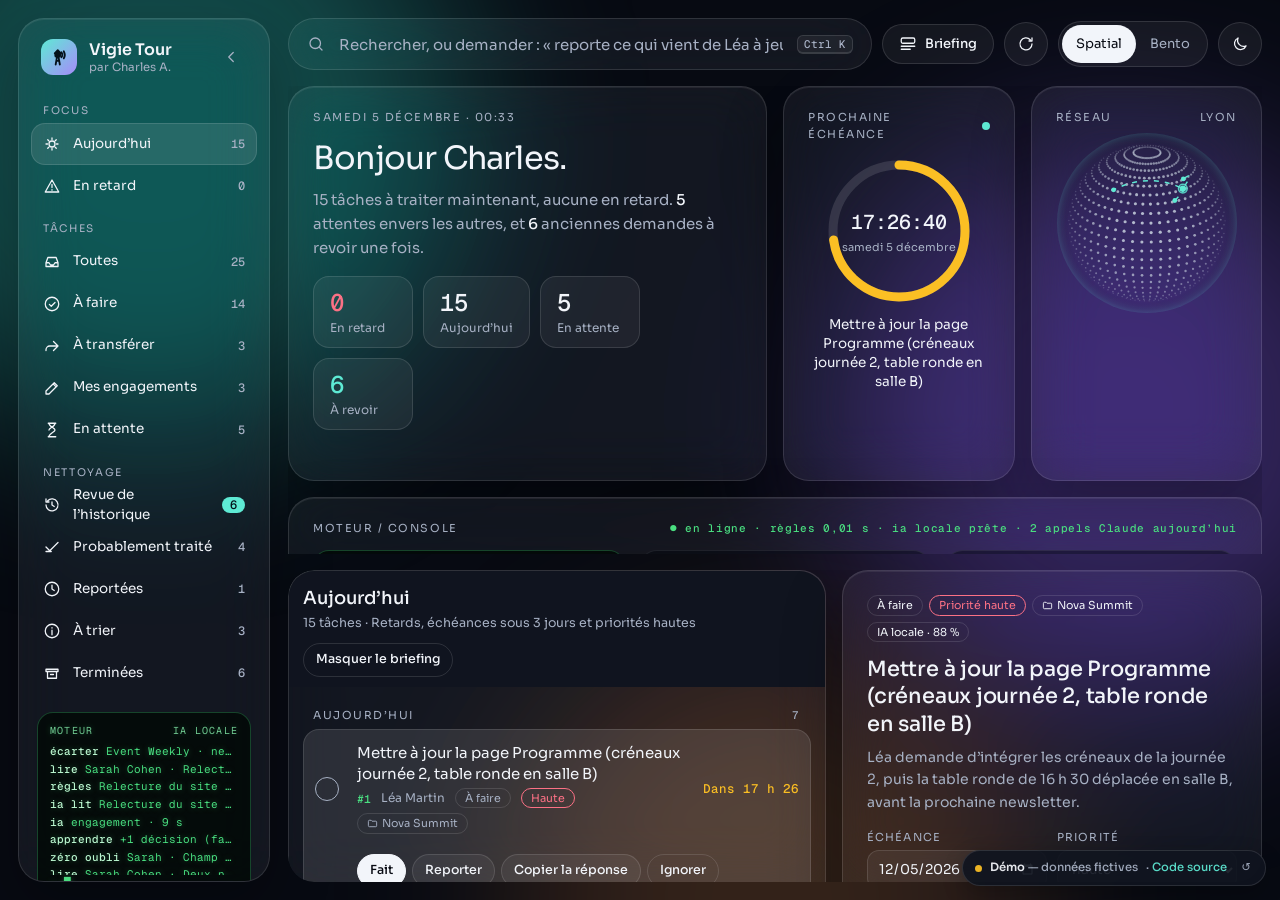
<file: docs/index.html>
<!doctype html>
<html lang="fr">
<head>
  <meta charset="utf-8">
  <meta name="viewport" content="width=device-width, initial-scale=1">
  <title>Vigie Tour — démo interactive</title>
  <meta name="description" content="Vigie Tour transforme vos e-mails en tâches (à faire, en attente, engagements, échéances) avec une analyse locale, zéro jeton. Démo interactive : données fictives.">
  <meta property="og:title" content="Vigie Tour — démo interactive">
  <meta property="og:description" content="Vigie Tour transforme vos e-mails en tâches (à faire, en attente, engagements, échéances) avec une analyse locale, zéro jeton. Démo interactive : données fictives.">
  <meta property="og:type" content="website">
  <meta name="twitter:card" content="summary">
  <link rel="icon" href="vigie.png">
  <link rel="stylesheet" href="https://fonts.googleapis.com/css2?family=Sora:wght@300;400;500;600&amp;family=Geist+Mono:wght@400;500&amp;family=Doto:wght@700;900&amp;family=Space+Grotesk:wght@400;500;600&amp;display=swap">
  <link rel="stylesheet" href="app.css">
  <script>
    // Thème appliqué avant l'affichage pour éviter un flash
    try { document.documentElement.dataset.theme = localStorage.getItem("mp.theme") || "spatial";
          document.documentElement.dataset.mode = localStorage.getItem("mp.mode") || "dark";
          document.documentElement.dataset.lab = localStorage.getItem("mp.lab") === "0" ? "off" : "on";
          if (localStorage.getItem("mp.side") === "mini") document.documentElement.classList.add("side-mini"); }
    catch (e) { document.documentElement.dataset.theme = "spatial"; document.documentElement.dataset.mode = "dark"; }
  </script>
</head>
<body>
  <div class="orbs" aria-hidden="true"><i></i><i></i><i></i></div>

  <div class="app">
    <aside class="side">
      <div class="brand">
        <span class="logo"><svg viewBox="0 0 24 24" aria-hidden="true"><path d="M8 21l1.7-9.8M13 21l-1.7-9.8M8.8 16.6h3.4"/><path d="M6.9 7.6l3.6-3.7 3.6 3.7z" fill="currentColor"/><rect x="7.6" y="7.2" width="5.8" height="4.4" rx="1.2" fill="currentColor"/><path d="M14.98 6.38a5.4 5.4 0 0 1 0 6.04M17.77 5.2a8.4 8.4 0 0 1 0 8.4"/></svg></span>
        <span class="brand-txt"><b>Vigie Tour</b><small>par Charles A.</small></span>
        <button id="sideToggle" class="side-toggle" aria-label="Replier la barre latérale" title="Replier / déplier la barre latérale (\)">
          <svg viewBox="0 0 24 24" aria-hidden="true"><path d="M15 6l-6 6 6 6"/></svg>
        </button>
      </div>
      <nav id="nav" aria-label="Vues"></nav>
      <div class="side-foot">
        <div class="term" id="sideTerm" aria-label="Journal du moteur"></div>
        <div id="status" class="status"></div>
        <button id="settingsBtn" class="btn ghost"><svg viewBox="0 0 24 24" aria-hidden="true"><path d="M4 7h10M18 7h2M4 17h4M12 17h8M14 5v4M8 15v4"/></svg><span class="lbl">Réglages</span></button>
      </div>
    </aside>

    <div class="work">
      <header class="top">
        <div class="cmd" id="cmdBox">
          <svg viewBox="0 0 24 24" aria-hidden="true"><circle cx="11" cy="11" r="7"/><path d="M20 20l-3.5-3.5"/></svg>
          <input id="cmd" autocomplete="off" aria-label="Rechercher ou demander à Vigie Tour"
                 placeholder="Rechercher, ou demander : « reporte ce qui vient de Léa à jeudi »">
          <kbd>Ctrl K</kbd>
          <div id="cmdPanel" class="cmd-panel hidden" role="dialog" aria-label="Assistant"></div>
        </div>
        <button id="dashBtn" class="btn dash-btn" aria-pressed="true" title="Masquer / afficher les blocs du briefing (B)">
          <svg viewBox="0 0 24 24" aria-hidden="true"><rect x="3" y="4" width="18" height="7" rx="2"/><path d="M3 15h18M3 19h12"/></svg><span class="lbl">Briefing</span>
        </button>
        <button id="syncBtn" class="btn icon" aria-label="Synchroniser maintenant" title="Synchroniser (R)">
          <svg viewBox="0 0 24 24" aria-hidden="true"><path d="M20 12a8 8 0 1 1-2.3-5.7M20 4v4h-4"/></svg>
        </button>
        <div class="seg" role="group" aria-label="Thème">
          <button data-theme-btn="spatial">Spatial</button>
          <button data-theme-btn="bento">Bento</button>
        </div>
        <button id="modeBtn" class="btn icon" aria-label="Basculer clair / sombre">
          <svg viewBox="0 0 24 24" aria-hidden="true"><path d="M20 14.5A8 8 0 0 1 9.5 4a8 8 0 1 0 10.5 10.5z"/></svg>
        </button>
      </header>

      <div id="banner" class="banner hidden"></div>

      <section class="dash" id="dash" aria-label="Briefing">
        <article class="card brief" data-block="brief">
          <div class="rain" id="rain" aria-hidden="true"></div>
          <div class="eyebrow" id="briefDate"></div>
          <h1 id="briefTitle"></h1>
          <p id="briefText"></p>
          <div class="pills" id="briefPills"></div>
          <div class="daydots" id="dayDots" aria-hidden="true"></div>
          <div class="muted small" id="dayTxt"></div>
        </article>
        <article class="card next" data-block="next">
          <div class="eyebrow">Prochaine échéance <span class="rec"></span></div>
          <div class="ring">
            <svg viewBox="0 0 100 100" aria-hidden="true"><circle cx="50" cy="50" r="44" class="ring-bg"/><circle cx="50" cy="50" r="44" class="ring-fg" id="ringFg"/></svg>
            <div class="ring-txt"><b class="num" id="nextCd">--:--:--</b><small id="nextDay"></small></div>
          </div>
          <button class="next-title" id="nextTitle"></button>
        </article>
        <article class="card globe" data-block="globe">
          <div class="eyebrow">Réseau <span class="muted">Lyon</span></div>
          <canvas id="globe" aria-label="Globe : liaisons entre Lyon et les événements partenaires" role="img"></canvas>
        </article>
        <article class="card console" data-block="console" aria-label="Console du moteur">
          <div class="eyebrow"><span>Moteur / console</span><span class="con-live" id="conLive"></span></div>
          <div class="con-grid">
            <div class="screen">
              <div class="rain" id="conRain" aria-hidden="true"></div>
              <div class="screen-in">
                <div class="screen-head"><span>Journal / analyse</span><span>tty-01</span></div>
                <div class="screen-log"><div class="scroll" id="conLog"></div></div>
                <div>&gt; <span class="cursor">█</span></div>
              </div>
            </div>
            <div class="con-panel" id="conPipe"></div>
            <div class="con-panel" id="conSignal"></div>
          </div>
        </article>
        <article class="card mini" data-block="review">
          <div class="eyebrow">Revue de l’historique <span class="tagnew">Nouveau</span></div>
          <b class="num big" id="wReviewN">0</b>
          <p class="muted small" id="wReviewTxt"></p>
          <button class="btn pri" id="wReviewBtn">Commencer la revue</button>
        </article>
        <article class="card mini" data-block="lot">
          <div class="eyebrow">Lot détecté</div>
          <b class="num big" id="wLotN">0</b>
          <p class="muted small" id="wLotTxt"></p>
          <button class="btn" id="wLotBtn">Traiter le lot</button>
        </article>
        <article class="card mini" data-block="wait">
          <div class="eyebrow">On te doit une réponse</div>
          <b class="num big" id="wWaitN">0</b>
          <p class="muted small">relances à faire auprès des autres</p>
          <button class="btn" id="wWaitBtn">Voir les attentes</button>
        </article>
        <article class="card mini flux" data-block="flux">
          <div class="eyebrow">Mails reçus · 14 j <span class="num" id="fluxTotal"></span></div>
          <div class="bars" id="fluxBars"></div>
        </article>
      </section>

      <div class="content">
        <section class="card list" aria-label="Tâches">
          <div class="list-head">
            <div>
              <h2 id="viewTitle"></h2>
              <p class="muted small" id="viewSub"></p>
            </div>
            <div class="list-tools" id="listTools"></div>
          </div>
          <div id="list"></div>
          <div class="keys muted small">
            <span><kbd>J</kbd><kbd>K</kbd> naviguer</span><span><kbd>X</kbd> fait</span><span><kbd>S</kbd> reporter</span>
            <span><kbd>C</kbd> copier la réponse</span><span><kbd>I</kbd> ignorer</span><span><kbd>Ctrl K</kbd> demander</span>
          </div>
        </section>
        <div class="splitter" id="splitter" role="separator" aria-orientation="vertical" aria-label="Largeur du panneau de détail" title="Glisser pour élargir · double-clic : largeur d’origine"></div>
        <aside class="card detail" id="detail" aria-label="Détail de la tâche"></aside>
      </div>
    </div>
  </div>

  <div id="review" class="overlay hidden" role="dialog" aria-label="Revue de l’historique"></div>
  <div id="settings" class="overlay hidden" role="dialog" aria-label="Réglages"></div>
  <div id="menu" class="menu hidden"></div>
  <div id="toast" class="toast" role="status"></div>

  <script src="demo.js"></script>
  <script src="globe.js"></script>
  <script src="app.js"></script>
</body>
</html>
</file>
<file: docs/app.css>
/* =========================================================================
   Vigie Tour — une structure, deux thèmes (Spatial, Bento) × deux modes
   ========================================================================= */

/* ---------- Thème SPATIAL (verre & profondeur) ---------- */
:root, [data-theme="spatial"] {
  --bg: #070a12; --card: rgba(255,255,255,.055); --card-hi: rgba(255,255,255,.1); --card-solid: #10141f;
  --stroke: rgba(255,255,255,.12); --fg: #f2f5fa; --muted: #a7b1c4; --accent: #5eead4; --accent2: #a78bfa;
  --danger: #fb7185; --warn: #fbbf24; --ok: #34d399; --on-accent: #04121a;
  --o1: rgba(45,212,191,.32); --o2: rgba(139,92,246,.32); --o3: rgba(251,146,60,.18);
  --g-dot: rgba(203,213,225,.95); --g-arc: #5eead4;
  --radius: 26px; --radius-sm: 16px; --blur: blur(28px) saturate(140%);
  --shadow: inset 0 1px 0 rgba(255,255,255,.07), 0 24px 60px rgba(0,0,0,.28);
  --font: "Sora", "Segoe UI Variable Text", "Segoe UI", system-ui, sans-serif;
  --font-num: "Geist Mono", ui-monospace, Consolas, monospace; --num-weight: 500;
  color-scheme: dark;
}
[data-theme="spatial"][data-mode="light"] {
  --bg: #eef1f7; --card: rgba(255,255,255,.62); --card-hi: rgba(255,255,255,.92); --card-solid: #ffffff;
  --stroke: rgba(15,23,42,.1); --fg: #0f172a; --muted: #475569; --accent: #0f766e; --accent2: #6d28d9;
  --danger: #be123c; --warn: #a85c06; --ok: #047857; --on-accent: #ffffff;
  --o1: rgba(45,212,191,.26); --o2: rgba(167,139,250,.28); --o3: rgba(251,191,36,.2);
  --g-dot: #64748b; --g-arc: #0f766e;
  --shadow: inset 0 1px 0 rgba(255,255,255,.6), 0 18px 40px rgba(15,23,42,.08);
  color-scheme: light;
}

/* ---------- Thème BENTO (tuiles & matrice de points) ---------- */
[data-theme="bento"] {
  --bg: #0a0a0a; --card: #151515; --card-hi: #1e1e1e; --card-solid: #151515;
  --stroke: #262626; --fg: #f2f2f2; --muted: #a3a3a3; --accent: #ff3b30; --accent2: #f2f2f2;
  --danger: #ff3b30; --warn: #f2f2f2; --ok: #f2f2f2; --on-accent: #ffffff;
  --g-dot: #e5e5e5; --g-arc: #ff3b30;
  --radius: 28px; --radius-sm: 18px; --blur: none; --shadow: none;
  --font: "Space Grotesk", "Segoe UI", system-ui, sans-serif;
  --font-num: "Doto", "Space Grotesk", monospace; --num-weight: 900;
  color-scheme: dark;
}
[data-theme="bento"][data-mode="light"] {
  --bg: #ecece7; --card: #ffffff; --card-hi: #f3f3ef; --card-solid: #ffffff;
  --stroke: #dcdcd6; --fg: #0a0a0a; --muted: #565656; --accent: #d71921; --accent2: #0a0a0a;
  --danger: #d71921; --warn: #0a0a0a; --ok: #0a0a0a;
  --g-dot: #1a1a1a; --g-arc: #d71921;
  color-scheme: light;
}

/* ---------- Base ---------- */
* { box-sizing: border-box; }
html, body { margin: 0; min-height: 100%; }
body { background: var(--bg); color: var(--fg); font: 400 14px/1.5 var(--font); -webkit-font-smoothing: antialiased; transition: background .3s, color .3s; }
svg { width: 18px; height: 18px; fill: none; stroke: currentColor; stroke-width: 1.7; stroke-linecap: round; stroke-linejoin: round; flex: none; }
button { font: inherit; color: inherit; }
.hidden { display: none !important; }
.muted { color: var(--muted); }
.small { font-size: 12.5px; }
.num { font-family: var(--font-num); font-weight: var(--num-weight); font-variant-numeric: tabular-nums; }
kbd { font: 500 11px "Geist Mono", ui-monospace, monospace; color: var(--muted); border: 1px solid var(--stroke); border-bottom-width: 2px; border-radius: 6px; padding: 1px 6px; background: var(--card); }
:focus-visible { outline: 2px solid var(--accent); outline-offset: 2px; }

/* Halos lumineux (Spatial uniquement) */
.orbs { position: fixed; inset: 0; pointer-events: none; overflow: hidden; z-index: 0; }
.orbs i { position: absolute; border-radius: 50%; filter: blur(90px); }
.orbs i:nth-child(1) { width: 620px; height: 620px; left: -160px; top: -180px; background: var(--o1); animation: drift1 24s ease-in-out infinite alternate; }
.orbs i:nth-child(2) { width: 560px; height: 560px; right: -120px; top: 140px; background: var(--o2); animation: drift2 28s ease-in-out infinite alternate; }
.orbs i:nth-child(3) { width: 520px; height: 520px; left: 40%; bottom: -260px; background: var(--o3); animation: drift1 32s ease-in-out infinite alternate-reverse; }
@keyframes drift1 { to { transform: translate(120px, 80px); } }
@keyframes drift2 { to { transform: translate(-140px, 60px); } }
[data-theme="bento"] .orbs { display: none; }

/* ---------- Structure ---------- */
.app { position: relative; z-index: 1; display: flex; gap: 18px; padding: 18px; min-height: 100vh; }
.side { flex: 0 0 252px; display: flex; flex-direction: column; gap: 4px; padding: 16px 12px; position: sticky; top: 18px; align-self: flex-start; max-height: calc(100vh - 36px); overflow-y: auto; }
.work { flex: 1; min-width: 0; display: flex; flex-direction: column; gap: 16px; }
.content { display: flex; flex-wrap: wrap; gap: 16px; align-items: flex-start; }
.list { flex: 999 1 560px; min-width: 0; padding: 14px 14px 10px; }
.detail { flex: 0 1 var(--detail-w, 420px); min-width: 300px; padding: 24px 24px 22px; position: sticky; top: 18px; max-height: calc(100vh - 36px); overflow-y: auto; }

/* Cartes */
.card, .side { background: var(--card); border: 1px solid var(--stroke); border-radius: var(--radius); backdrop-filter: var(--blur); -webkit-backdrop-filter: var(--blur); box-shadow: var(--shadow); }
[data-theme="bento"] .card, [data-theme="bento"] .side { border-color: transparent; }

/* Marque */
.brand { display: flex; align-items: center; gap: 12px; padding: 4px 10px 10px; }
.logo { width: 36px; height: 36px; border-radius: 12px; display: grid; place-items: center; background: linear-gradient(135deg, var(--accent), var(--accent2)); color: var(--on-accent); }
.logo svg { width: 20px; height: 20px; stroke-width: 2.2; }
.brand-txt { display: flex; flex-direction: column; line-height: 1.25; }
.brand-txt b { font-weight: 600; font-size: 16px; }
.brand-txt small { color: var(--muted); font-size: 11.5px; }
[data-theme="bento"] .logo { background: var(--accent); color: #fff; border-radius: 50%; }
[data-theme="bento"] .brand-txt b { font: 900 22px "Doto", monospace; letter-spacing: .06em; text-transform: uppercase; }

/* Navigation */
.navhead { font-size: 10.5px; letter-spacing: .16em; text-transform: uppercase; color: var(--muted); padding: 14px 12px 4px; }
.nav { display: flex; align-items: center; gap: 12px; width: 100%; min-height: 42px; padding: 0 12px; border: 0; border-radius: 14px; background: transparent; text-align: left; cursor: pointer; font-size: 13.5px; transition: background .15s; }
.nav:hover { background: var(--card-hi); }
.nav.on { background: var(--card-hi); box-shadow: inset 0 0 0 1px var(--stroke); }
.nav .cnt { margin-left: auto; font: 500 12px var(--font-num); color: var(--muted); }
.nav .cnt.hot { color: #fff; background: var(--danger); border-radius: 999px; padding: 0 8px; }
.nav .cnt.acc { color: var(--on-accent); background: var(--accent); border-radius: 999px; padding: 0 8px; }
.side-foot { margin-top: auto; padding: 14px 6px 2px; display: flex; flex-direction: column; gap: 8px; }
.status { font-size: 12px; color: var(--muted); line-height: 1.7; }
.live { display: inline-block; width: 7px; height: 7px; border-radius: 50%; background: var(--ok); margin-right: 6px; animation: breath 2.2s ease-in-out infinite; }
.live.ko { background: var(--danger); animation: none; }
.live.busy { background: var(--accent); }
@keyframes breath { 50% { opacity: .3; } }

/* Bento : navigation en barre horizontale de pastilles */
[data-theme="bento"] .app { flex-direction: column; }
[data-theme="bento"] .side { position: static; flex: none; flex-direction: row; flex-wrap: wrap; align-items: center; max-height: none; padding: 10px 12px; gap: 6px; border-radius: 999px; background: transparent; }
[data-theme="bento"] .brand { padding: 0 10px 0 4px; }
[data-theme="bento"] .brand-txt small { display: none; }
[data-theme="bento"] #nav { display: flex; flex-wrap: wrap; gap: 6px; flex: 1; }
[data-theme="bento"] .navhead { display: none; }
[data-theme="bento"] .nav { width: auto; min-height: 42px; border-radius: 999px; background: var(--card); padding: 0 16px; gap: 8px; }
[data-theme="bento"] .nav svg { display: none; }
[data-theme="bento"] .nav.on { background: var(--fg); color: var(--bg); box-shadow: none; }
[data-theme="bento"] .nav .cnt { margin-left: 2px; font: 900 15px "Doto", monospace; color: inherit; background: none; padding: 0; }
[data-theme="bento"] .nav .cnt.hot, [data-theme="bento"] .nav .cnt.acc { color: var(--accent); }
[data-theme="bento"] .side-foot { margin: 0; flex-direction: row; align-items: center; padding: 0; }
[data-theme="bento"] .status { display: none; }

/* Barre du haut */
.top { display: flex; flex-wrap: wrap; align-items: center; gap: 10px; position: relative; z-index: 5; }
.cmd { position: relative; flex: 1 1 360px; min-width: 0; display: flex; align-items: center; gap: 12px; min-height: 52px; padding: 0 18px; border-radius: 999px; background: var(--card); border: 1px solid var(--stroke); backdrop-filter: var(--blur); -webkit-backdrop-filter: var(--blur); }
.cmd:focus-within { border-color: var(--accent); }
.cmd > svg { color: var(--muted); }
.cmd input { flex: 1; min-width: 0; background: transparent; border: 0; outline: 0; color: var(--fg); font: 400 15px var(--font); }
.cmd input::placeholder { color: var(--muted); }
.cmd-panel { position: absolute; left: 0; right: 0; top: calc(100% + 8px); background: var(--card-solid); border: 1px solid var(--stroke); border-radius: 20px; box-shadow: 0 30px 80px rgba(0,0,0,.4); padding: 8px; max-height: 70vh; overflow-y: auto; animation: pop .18s ease-out; }
@keyframes pop { from { opacity: 0; transform: translateY(-6px); } }
.cp-head { font-size: 11px; letter-spacing: .12em; text-transform: uppercase; color: var(--muted); padding: 10px 12px 4px; }
.cp-reply { padding: 10px 12px 12px; font-size: 14.5px; line-height: 1.5; }
.cp-act { display: flex; align-items: center; gap: 12px; padding: 10px 12px; border-radius: 14px; }
.cp-act:hover { background: var(--card-hi); }
.cp-act .t { flex: 1; min-width: 0; }
.cp-act .t small { display: block; color: var(--muted); font-size: 12px; margin-top: 2px; white-space: nowrap; overflow: hidden; text-overflow: ellipsis; }
.cp-hint { display: flex; align-items: center; gap: 10px; padding: 10px 12px; color: var(--muted); font-size: 13px; }
.spinner { width: 16px; height: 16px; border-radius: 50%; border: 2px solid var(--stroke); border-top-color: var(--accent); animation: spin .8s linear infinite; }
@keyframes spin { to { transform: rotate(360deg); } }

/* Boutons */
.btn { display: inline-flex; align-items: center; justify-content: center; gap: 8px; min-height: 40px; padding: 0 16px; border-radius: 999px; border: 1px solid var(--stroke); background: var(--card); cursor: pointer; font-size: 13px; font-weight: 500; transition: background .15s, transform .06s; white-space: nowrap; }
.btn:hover { background: var(--card-hi); }
.btn:active { transform: translateY(1px); }
.btn.pri { background: var(--fg); color: var(--bg); border-color: var(--fg); }
.btn.acc { background: var(--accent); color: var(--on-accent); border-color: var(--accent); }
.btn.ghost { background: transparent; }
.btn.icon { width: 44px; min-height: 44px; padding: 0; }
.btn.sm { min-height: 34px; padding: 0 12px; font-size: 12.5px; }
.btn[disabled] { opacity: .45; cursor: not-allowed; }
[data-theme="bento"] .btn { border-color: transparent; background: var(--card-hi); }
[data-theme="bento"] .btn.pri { background: var(--accent); color: #fff; }
.seg { display: inline-flex; padding: 3px; border-radius: 999px; background: var(--card); border: 1px solid var(--stroke); }
.seg button { min-height: 38px; padding: 0 14px; border: 0; border-radius: 999px; background: transparent; cursor: pointer; font-size: 13px; color: var(--muted); }
.seg button.on { background: var(--fg); color: var(--bg); }

/* Bandeau moteur IA */
.banner { padding: 12px 16px; border-radius: var(--radius-sm); border: 1px solid var(--warn); background: var(--card); font-size: 13.5px; display: flex; gap: 10px; align-items: center; flex-wrap: wrap; }
.banner code { font-family: "Geist Mono", monospace; background: var(--card-hi); padding: 2px 6px; border-radius: 6px; }

/* ---------- Briefing ---------- */
.dash { display: grid; grid-template-columns: repeat(4, minmax(0, 1fr)); gap: 16px; }
.dash .card { padding: 22px 24px; min-width: 0; position: relative; overflow: hidden; }
.brief { grid-column: span 2; }
.eyebrow { display: flex; justify-content: space-between; align-items: center; gap: 8px; font-size: 11px; letter-spacing: .14em; text-transform: uppercase; color: var(--muted); }
.brief h1 { margin: 8px 0 6px; font-size: 32px; font-weight: 400; letter-spacing: -.025em; }
.brief p { margin: 0; font-size: 15px; line-height: 1.6; color: var(--muted); max-width: 640px; }
.brief p b { color: var(--fg); font-weight: 500; }
.brief p .hot { color: var(--danger); }
.pills { display: flex; flex-wrap: wrap; gap: 10px; margin-top: 16px; }
.pill { display: flex; flex-direction: column; gap: 1px; padding: 10px 16px; border-radius: var(--radius-sm); background: var(--card); border: 1px solid var(--stroke); min-width: 100px; cursor: pointer; text-align: left; }
.pill:hover { background: var(--card-hi); }
.pill b { font: var(--num-weight) 24px var(--font-num); letter-spacing: -.01em; }
.pill span { font-size: 12px; color: var(--muted); }
.pill.hot b { color: var(--danger); }
.pill.acc b { color: var(--accent); }
[data-theme="bento"] .pill { border-color: transparent; background: var(--card-hi); }
[data-theme="bento"] .pill b { font-size: 30px; }
[data-theme="bento"] .brief h1 { font: 900 64px/0.95 "Doto", monospace; letter-spacing: 0; text-transform: uppercase; }
.daydots { display: flex; flex-wrap: wrap; gap: 5px; margin-top: 18px; }
.daydots i { width: 9px; height: 9px; border-radius: 50%; background: var(--stroke); }
.daydots i.on { background: var(--accent); }
[data-theme="spatial"] .daydots { display: none; }
#dayTxt { margin-top: 6px; }
[data-theme="spatial"] #dayTxt { display: none; }

.rec { width: 8px; height: 8px; border-radius: 50%; background: var(--accent); animation: breath 1.8s ease-in-out infinite; }
.next { display: flex; flex-direction: column; }
.ring { position: relative; width: 150px; height: 150px; margin: 14px auto 6px; }
.ring svg { width: 150px; height: 150px; transform: rotate(-90deg); }
.ring-bg { fill: none; stroke: var(--stroke); stroke-width: 6; }
.ring-fg { fill: none; stroke: var(--warn); stroke-width: 6; stroke-linecap: round; stroke-dasharray: 0 276.5; transition: stroke-dasharray .6s; }
[data-theme="bento"] .ring-fg { stroke: var(--accent); }
.ring-txt { position: absolute; inset: 0; display: grid; place-content: center; text-align: center; }
.ring-txt b { font-size: 20px; }
[data-theme="bento"] .ring-txt b { font-size: 26px; }
.ring-txt small { color: var(--muted); font-size: 11px; margin-top: 2px; }
.next-title { background: none; border: 0; padding: 4px 0; text-align: center; cursor: pointer; font-size: 13.5px; line-height: 1.4; color: var(--fg); }
.next-title:hover { color: var(--accent); }
.globe canvas { display: block; width: 100%; max-width: 230px; aspect-ratio: 1 / 1; margin: 6px auto 0; }
.mini { display: flex; flex-direction: column; gap: 4px; }
.mini .big { font-size: 40px; line-height: 1.1; margin-top: 6px; }
[data-theme="bento"] .mini .big { font-size: 58px; }
.mini p { margin: 0 0 10px; }
.mini .btn { margin-top: auto; align-self: flex-start; }
.tagnew { color: var(--on-accent); background: var(--accent); border-radius: 999px; padding: 1px 8px; letter-spacing: .06em; }
.bars { display: flex; align-items: flex-end; gap: 4px; height: 96px; margin-top: 14px; }
.bars span { flex: 1; border-radius: 4px 4px 0 0; background: var(--accent); opacity: .8; min-height: 3px; }
[data-theme="bento"] .bars span { background: none; display: flex; flex-direction: column-reverse; gap: 3px; align-items: center; opacity: 1; }
[data-theme="bento"] .bars span i { width: 7px; height: 7px; border-radius: 50%; background: var(--stroke); display: block; }
[data-theme="bento"] .bars span i.on { background: var(--fg); }

/* ---------- Liste ---------- */
.list-head { display: flex; justify-content: space-between; align-items: flex-start; gap: 10px; flex-wrap: wrap; padding: 6px 8px 4px; }
.list-head h2 { margin: 0; font-size: 18px; font-weight: 500; }
[data-theme="bento"] .list-head h2 { font: 900 24px "Doto", monospace; text-transform: uppercase; letter-spacing: .04em; }
.list-head p { margin: 2px 0 0; }
.list-tools { display: flex; gap: 6px; flex-wrap: wrap; }
.chip { display: inline-flex; align-items: center; gap: 6px; min-height: 34px; padding: 0 12px; border-radius: 999px; border: 1px solid var(--accent2); color: var(--accent2); font-size: 12.5px; background: transparent; cursor: pointer; }
[data-theme="bento"] .chip { border-color: var(--accent); color: var(--accent); }
.ghead { display: flex; justify-content: space-between; padding: 14px 10px 6px; font-size: 11px; letter-spacing: .14em; text-transform: uppercase; color: var(--muted); }
.ghead.hot { color: var(--danger); }
[data-theme="bento"] .ghead { font: 900 13px "Doto", monospace; letter-spacing: .14em; }
.row { display: grid; grid-template-columns: 30px minmax(0, 1fr) auto; gap: 12px; align-items: center; padding: 10px 12px; border-radius: var(--radius-sm); transition: background .15s, opacity .25s, transform .25s; }
.row:hover { background: var(--card); }
.row.sel { background: var(--card-hi); box-shadow: inset 0 0 0 1px var(--stroke); }
[data-theme="bento"] .row.sel { box-shadow: inset 0 0 0 1.5px var(--fg); }
.row.leaving { opacity: 0; transform: translateX(20px); }
.chk { width: 24px; height: 24px; border-radius: 50%; border: 1.5px solid var(--muted); background: transparent; cursor: pointer; padding: 0; display: grid; place-items: center; color: transparent; }
.chk:hover { border-color: var(--accent); color: var(--accent); }
.chk svg { width: 13px; height: 13px; stroke-width: 3; }
.rowbtn { background: none; border: 0; padding: 4px 0; margin: 0; text-align: left; cursor: pointer; min-width: 0; min-height: 40px; }
.ttl { display: block; font-size: 15px; line-height: 1.35; }
.meta { display: flex; flex-wrap: wrap; align-items: center; gap: 5px 10px; font-size: 12px; color: var(--muted); margin-top: 4px; }
.tag { padding: 1px 9px; border-radius: 999px; border: 1px solid var(--stroke); font-size: 11px; white-space: nowrap; }
.tag.lot { color: var(--accent2); border-color: var(--accent2); }
[data-theme="bento"] .tag.lot { color: var(--accent); border-color: var(--accent); }
.tag.prio-haute { color: var(--danger); border-color: var(--danger); }
.when { font: 500 12.5px var(--font-num); color: var(--muted); white-space: nowrap; text-align: right; }
[data-theme="bento"] .when { font: 500 12.5px "Space Grotesk", sans-serif; }
.when.late { color: var(--danger); }
.when.soon { color: var(--warn); }
[data-theme="bento"] .when.soon { font-weight: 600; }
.quick { grid-column: 1 / -1; display: flex; flex-wrap: wrap; gap: 6px; padding: 4px 0 2px 42px; }
.empty { text-align: center; padding: 56px 16px; color: var(--muted); }
.empty b { display: block; font-size: 38px; color: var(--fg); margin-bottom: 6px; }
.keys { display: flex; flex-wrap: wrap; gap: 14px; padding: 12px 10px 4px; border-top: 1px solid var(--stroke); margin-top: 10px; }

/* ---------- Détail ---------- */
.detail .tags { display: flex; flex-wrap: wrap; gap: 6px; }
.detail h3 { font-size: 21px; font-weight: 500; line-height: 1.3; margin: 14px 0 8px; letter-spacing: -.01em; }
[data-theme="bento"] .detail h3 { font-weight: 600; }
.detail .sum { margin: 0; font-size: 14px; line-height: 1.6; color: var(--muted); }
.sec { font-size: 11px; letter-spacing: .14em; text-transform: uppercase; color: var(--muted); margin: 20px 0 10px; display: flex; justify-content: space-between; align-items: center; }
.props { display: grid; grid-template-columns: repeat(2, minmax(0, 1fr)); gap: 10px; margin-top: 16px; }
.field label { display: block; font-size: 11px; letter-spacing: .1em; text-transform: uppercase; color: var(--muted); margin-bottom: 4px; }
.field input, .field select, textarea { width: 100%; font: inherit; font-size: 13.5px; color: var(--fg); background: var(--card); border: 1px solid var(--stroke); border-radius: 12px; padding: 8px 10px; min-height: 40px; }
.field select option { background: var(--card-solid); color: var(--fg); }
textarea { min-height: 70px; resize: vertical; }
.why { font-size: 13.5px; color: var(--muted); border-left: 2px solid var(--accent); padding-left: 12px; }
.step { display: grid; grid-template-columns: 26px minmax(0, 1fr); gap: 10px; align-items: start; padding: 7px 0; font-size: 14px; line-height: 1.5; cursor: pointer; }
.step input { width: 18px; height: 18px; margin: 2px 0 0; accent-color: var(--accent); cursor: pointer; }
.step.ok span { text-decoration: line-through; color: var(--muted); }
.draft { white-space: pre-wrap; font-size: 13.5px; line-height: 1.6; padding: 14px 16px; border-radius: var(--radius-sm); background: var(--card); border: 1px solid var(--stroke); }
.deleg { display: flex; align-items: center; gap: 12px; padding: 12px 14px; border-radius: var(--radius-sm); border: 1px solid var(--accent2); }
[data-theme="bento"] .deleg { border-color: var(--accent); }
.avatar { width: 36px; height: 36px; border-radius: 50%; background: var(--card-hi); display: grid; place-items: center; font-size: 12px; font-weight: 600; flex: none; }
.acts { display: flex; flex-wrap: wrap; gap: 8px; margin-top: 12px; }
.msg { border: 1px solid var(--stroke); border-radius: 14px; margin-bottom: 8px; overflow: hidden; }
.msg-head { display: flex; justify-content: space-between; align-items: center; gap: 8px; padding: 8px 12px; background: var(--card); font-size: 12.5px; cursor: pointer; }
.msg-body { white-space: pre-wrap; padding: 10px 12px; font-size: 13px; line-height: 1.55; max-height: 300px; overflow-y: auto; }
.msg.collapsed .msg-body { display: none; }
.msg.out .msg-head { box-shadow: inset 3px 0 0 var(--accent); }
.placeholder { display: grid; place-items: center; text-align: center; min-height: 300px; color: var(--muted); }

/* ---------- Revue / Réglages (superpositions) ---------- */
.overlay { position: fixed; inset: 0; z-index: 50; display: grid; place-items: center; padding: 20px; background: rgba(0,0,0,.45); backdrop-filter: blur(8px); -webkit-backdrop-filter: blur(8px); }
.sheet { width: min(720px, 100%); max-height: calc(100vh - 40px); overflow-y: auto; background: var(--card-solid); border: 1px solid var(--stroke); border-radius: var(--radius); padding: 28px 30px; box-shadow: 0 40px 100px rgba(0,0,0,.5); animation: pop .2s ease-out; }
.sheet h2 { margin: 0 0 4px; font-size: 22px; font-weight: 500; }
[data-theme="bento"] .sheet h2 { font: 900 30px "Doto", monospace; text-transform: uppercase; }
.progress { height: 6px; border-radius: 3px; background: var(--stroke); overflow: hidden; margin: 14px 0 20px; }
.progress i { display: block; height: 100%; background: var(--accent); transition: width .3s; }
.rv-card { padding: 22px; border-radius: var(--radius-sm); background: var(--card); border: 1px solid var(--stroke); }
.rv-card h3 { margin: 10px 0 8px; font-size: 20px; font-weight: 500; line-height: 1.3; }
.rv-actions { display: grid; grid-template-columns: repeat(5, minmax(0, 1fr)); gap: 8px; margin-top: 18px; }
.rv-actions .btn { min-height: 52px; border-radius: var(--radius-sm); flex-direction: column; gap: 2px; }
.rv-actions .btn kbd { font-size: 10.5px; }
.btn.acc kbd, .btn.pri kbd { background: transparent; color: inherit; border-color: currentColor; opacity: .7; }
@media (max-width: 700px) { .rv-actions { grid-template-columns: repeat(2, minmax(0, 1fr)); } }
.themes { display: grid; grid-template-columns: repeat(2, minmax(0, 1fr)); gap: 12px; margin: 12px 0 6px; }
.theme-card { border: 2px solid var(--stroke); border-radius: var(--radius-sm); padding: 14px; cursor: pointer; background: var(--card); text-align: left; }
.theme-card.on { border-color: var(--accent); }
.theme-card .pv { height: 74px; border-radius: 12px; margin-bottom: 10px; }
.pv-spatial { background: radial-gradient(circle at 20% 20%, rgba(45,212,191,.6), transparent 50%), radial-gradient(circle at 80% 40%, rgba(139,92,246,.6), transparent 50%), #070a12; }
.pv-bento { background: radial-gradient(circle, #ff3b30 2px, transparent 3px) 0 0 / 14px 14px, #151515; }

/* Menu contextuel (reporter) */
.menu { position: fixed; z-index: 60; min-width: 230px; background: var(--card-solid); border: 1px solid var(--stroke); border-radius: 16px; padding: 6px; box-shadow: 0 24px 60px rgba(0,0,0,.4); animation: pop .15s ease-out; }
.menu button { display: flex; justify-content: space-between; gap: 14px; width: 100%; min-height: 40px; padding: 0 12px; border: 0; border-radius: 10px; background: transparent; cursor: pointer; text-align: left; font-size: 13.5px; }
.menu button:hover { background: var(--card-hi); }
.menu button small { color: var(--muted); }
.menu input { width: 100%; margin-top: 4px; font: inherit; color: var(--fg); background: var(--card); border: 1px solid var(--stroke); border-radius: 10px; padding: 8px 10px; }

.toast { position: fixed; bottom: 24px; left: 50%; transform: translateX(-50%) translateY(20px); background: var(--fg); color: var(--bg); padding: 10px 18px; border-radius: 999px; font-size: 13.5px; opacity: 0; pointer-events: none; transition: all .2s; z-index: 70; }
.toast.show { opacity: 1; transform: translateX(-50%) translateY(0); }

/* ---------- Responsive ---------- */
@media (max-width: 1180px) {
  .dash { grid-template-columns: repeat(2, minmax(0, 1fr)); }
  .detail { position: static; max-height: none; max-width: none; }
}
@media (max-width: 860px) {
  .app { flex-direction: column; padding: 12px; }
  .side { position: static; max-height: none; flex: none; align-self: stretch; min-width: 0; }
  .dash { grid-template-columns: 1fr; }
  .brief { grid-column: auto; }
}

/* ---------- Disposition personnalisable : blocs déplaçables / redimensionnables, panneau de détail réglable ---------- */
.dash { grid-auto-flow: row dense; }
.blk-tools { position: absolute; top: 10px; right: 10px; display: flex; gap: 4px; opacity: 0; transition: opacity .15s; z-index: 3; }
.dash .card:hover .blk-tools, .dash .card:focus-within .blk-tools, .dash .card.dragging .blk-tools { opacity: 1; }
.blk-tools button { width: 28px; height: 28px; padding: 0; border-radius: 9px; border: 1px solid var(--stroke); background: var(--card-solid); color: var(--muted); display: grid; place-items: center; cursor: pointer; touch-action: none; }
.blk-tools .blk-grip { cursor: grab; }
.blk-tools button:hover { color: var(--fg); border-color: var(--accent); }
.blk-tools svg { width: 14px; height: 14px; fill: none; stroke: currentColor; stroke-width: 1.8; stroke-linecap: round; stroke-linejoin: round; }
.blk-rs { position: absolute; right: 2px; bottom: 2px; width: 22px; height: 22px; cursor: nwse-resize; opacity: 0; z-index: 3; touch-action: none; transition: opacity .15s; }
.blk-rs::after { content: ""; position: absolute; right: 6px; bottom: 6px; width: 9px; height: 9px; border-right: 2px solid var(--muted); border-bottom: 2px solid var(--muted); border-radius: 0 0 4px 0; }
.blk-rs:hover::after { border-color: var(--accent); }
.dash .card:hover .blk-rs, .dash .card.resizing .blk-rs { opacity: 1; }
.dash .card.dragging { z-index: 20; outline: 2px solid var(--accent); box-shadow: 0 30px 80px rgba(0,0,0,.45); }
.dash .card.resizing { outline: 2px dashed var(--accent); outline-offset: 3px; }
body.layout-busy, body.layout-busy * { user-select: none; cursor: grabbing !important; }
body.layout-busy.rs, body.layout-busy.rs * { cursor: nwse-resize !important; }
body.layout-busy.split, body.layout-busy.split * { cursor: col-resize !important; }
.splitter { flex: 0 0 20px; align-self: stretch; margin: 0 -18px; position: relative; z-index: 2; cursor: col-resize; touch-action: none; }
.splitter::after { content: ""; position: absolute; left: 8px; top: 40px; height: min(60vh, 420px); width: 3px; border-radius: 3px; background: var(--accent); opacity: 0; transition: opacity .15s; }
.splitter:hover::after, .splitter.on::after { opacity: .8; }
.content.swap { flex-direction: row-reverse; }
.tag.fold { display: inline-flex; align-items: center; gap: 4px; }
.tag.fold svg { width: 11px; height: 11px; fill: none; stroke: currentColor; stroke-width: 2; }
.banner.pause { border-color: var(--accent2); }
.blocks { display: grid; grid-template-columns: repeat(2, minmax(0, 1fr)); gap: 6px 16px; margin: 8px 0; }
.blocks label, .folders label { display: flex; align-items: center; gap: 10px; font-size: 13.5px; padding: 6px 0; cursor: pointer; }
.blocks input, .folders input { width: 17px; height: 17px; accent-color: var(--accent); }
.folders { max-height: 240px; overflow-y: auto; border: 1px solid var(--stroke); border-radius: var(--radius-sm); padding: 6px 14px; margin: 8px 0; }
.folders label span { flex: 1; min-width: 0; }
.folders label small { color: var(--muted); font-size: 12px; }
.usage { width: 100%; border-collapse: collapse; font-size: 13px; margin: 8px 0; }
.usage th, .usage td { text-align: right; padding: 6px 8px; border-bottom: 1px solid var(--stroke); font-variant-numeric: tabular-nums; }
.usage th:first-child, .usage td:first-child { text-align: left; }
.usage th { color: var(--muted); font-weight: 500; font-size: 11.5px; text-transform: uppercase; letter-spacing: .08em; }
@media (max-width: 1000px) { .splitter { display: none; } .detail { flex-basis: 380px; } }
@media (hover: none) { .blk-tools, .blk-rs { opacity: 1; } }
.flux .bars { flex: 1 1 0; height: auto; min-height: 96px; }
.blk-tools .blk-grip svg { stroke-width: 3.4; }
@media (min-width: 1001px) { .content { flex-wrap: nowrap; } .list { flex: 1 1 0; min-width: 380px; } }

/* =========================================================================
   Décor « laboratoire » du thème Spatial : pluie Matrix, terminaux, console du moteur
   (désactivable dans Réglages › Thème ; absent du thème Bento)
   ========================================================================= */
.rain, .term, .tid, .why-src { display: none; }
[data-block="console"] { display: none; }
[data-theme="spatial"][data-lab="on"] [data-block="console"]:not(.hidden) { display: flex; }
[data-theme="spatial"][data-lab="on"] .rain { display: flex; }
[data-theme="spatial"][data-lab="on"] .term { display: block; }
[data-theme="spatial"][data-lab="on"] .tid { display: inline; }
[data-theme="spatial"][data-lab="on"] .why-src { display: block; }
:root { --lab: #4ade80; --lab-soft: #86efac; --lab-screen: rgba(1, 8, 5, .78); --lab-line: rgba(74, 222, 128, .28); }
[data-mode="light"] { --lab: #16a34a; }

/* Pluie Matrix (bloc « Bonjour » et fond de la console) */
.rain { position: absolute; inset: 0; justify-content: flex-end; gap: 7px; padding-right: 14px; overflow: hidden; pointer-events: none; opacity: .5;
  -webkit-mask-image: linear-gradient(90deg, transparent 32%, #000 78%); mask-image: linear-gradient(90deg, transparent 32%, #000 78%); }
[data-mode="light"] .brief .rain { opacity: .3; }
.brief > *:not(.rain) { position: relative; z-index: 1; }
.rain i { font: normal 12px/1.12 "Geist Mono", ui-monospace, monospace; white-space: pre; color: var(--lab); text-shadow: 0 0 8px rgba(74, 222, 128, .5);
  -webkit-mask-image: linear-gradient(transparent, #000 85%); mask-image: linear-gradient(transparent, #000 85%);
  transform: translateY(-100%); animation: lab-fall linear infinite; }
@keyframes lab-fall { from { transform: translateY(-100%); } to { transform: translateY(60%); } }

/* Terminaux (barre latérale, console) */
.term, .screen { font: 11px/1.6 "Geist Mono", ui-monospace, monospace; color: #4ade80; background: var(--lab-screen); border: 1px solid var(--lab-line);
  border-radius: 16px; text-shadow: 0 0 6px rgba(74, 222, 128, .35); }
.term { padding: 10px 12px; }
.term-head, .screen-head { display: flex; justify-content: space-between; gap: 8px; color: #86efac; opacity: .85; font-size: 10px; letter-spacing: .12em; text-transform: uppercase; margin-bottom: 4px; }
.term-log { height: 132px; overflow: hidden; }
.scroll { animation: lab-up 30s linear infinite; }
.scroll div { white-space: nowrap; overflow: hidden; text-overflow: ellipsis; }
.scroll b { font-weight: 500; color: #bbf7d0; display: inline-block; min-width: 9ch; }
.term .scroll b { min-width: 0; margin-right: 1ch; }
@keyframes lab-up { to { transform: translateY(-50%); } }
.cursor { animation: lab-blink 1s steps(1) infinite; }
@keyframes lab-blink { 50% { opacity: 0; } }

/* Console du moteur (bloc du briefing) */
.console { flex-direction: column; gap: 14px; }
.con-live { font: 500 11px "Geist Mono", monospace; letter-spacing: .06em; text-transform: none; color: var(--lab); }
.con-grid { display: flex; flex-wrap: wrap; gap: 14px; }
.screen { position: relative; overflow: hidden; flex: 1 1 300px; min-width: 0; height: 236px; padding: 12px 14px; font-size: 11.5px; }
.screen .rain { opacity: .22; justify-content: space-between; padding: 0 8px; -webkit-mask-image: none; mask-image: none; }
.screen-in { position: relative; display: flex; flex-direction: column; height: 100%; }
.screen-log { flex: 1; overflow: hidden; margin-top: 4px; }
.con-panel { flex: 1 1 280px; min-width: 0; border-radius: 18px; background: rgba(2, 6, 14, .45); border: 1px solid rgba(255, 255, 255, .08); padding: 12px 14px; display: flex; flex-direction: column; gap: 9px; }
[data-mode="light"] .con-panel { background: rgba(255, 255, 255, .5); border-color: var(--stroke); }
.lab-cap { display: flex; justify-content: space-between; gap: 8px; font: 500 10.5px "Geist Mono", monospace; letter-spacing: .12em; text-transform: uppercase; color: var(--muted); }
.pipe { display: flex; align-items: center; gap: 10px; }
.pipe .nm { width: 96px; font: 11.5px "Geist Mono", monospace; }
.pipe .nt { width: 74px; text-align: right; font: 11px "Geist Mono", monospace; color: var(--muted); }
.cells { display: flex; gap: 3px; flex: 1; min-width: 0; }
.cells i { flex: 1; max-width: 14px; height: 12px; border-radius: 3px; background: rgba(148, 163, 184, .16); }
.cells .on { background: var(--accent); } .cells .gr { background: var(--lab); } .cells .wa { background: var(--warn); } .cells .vi { background: var(--accent2); }
.cells .run { animation: lab-glow 1.3s ease-in-out infinite; }
@keyframes lab-glow { 0%, 100% { opacity: .3; } 50% { opacity: 1; } }
.sig { display: grid; grid-template-columns: 70px minmax(0, 1fr); align-items: center; gap: 4px 10px; flex: 1; }
.sig svg { width: 100%; height: 44px; overflow: hidden; fill: none; stroke-width: 1.2; }
.sig path { animation: lab-wave 9s linear infinite; }
.sig .s2 { animation-duration: 12s; } .sig .s3 { animation-duration: 10s; }
@keyframes lab-wave { to { transform: translateX(-200px); } }

/* Numéro de tâche et source en console */
.tid { font: 500 11.5px "Geist Mono", monospace; color: var(--lab); }
[data-theme="spatial"][data-lab="on"] .why { border-left: 0; padding: 10px 12px; border-radius: 14px; background: var(--lab-screen); border: 1px solid var(--lab-line);
  font: 12px/1.6 "Geist Mono", monospace; color: #4ade80; text-shadow: 0 0 6px rgba(74, 222, 128, .3); }
.why-src { color: #86efac; opacity: .85; }
[data-theme="spatial"][data-lab="on"] .side-foot .status { font-size: 11.5px; }

@media (prefers-reduced-motion: reduce) {
  .rain i, .scroll, .cursor, .cells .run, .sig path { animation: none !important; }
  .rain i { transform: none; }
}

/* =========================================================================
   Disposition « application » : barre latérale et briefing fixes, seules la liste et le détail défilent
   (écrans d'au moins 1001 × 620 px ; en dessous, la page défile normalement)
   ========================================================================= */
.side-toggle { display: grid; place-items: center; width: 32px; height: 32px; margin-left: auto; border: 0; border-radius: 10px; background: transparent; color: var(--muted); cursor: pointer; flex: none; }
.side-toggle:hover { background: var(--card-hi); color: var(--fg); }
.side-toggle svg { transition: transform .25s; }
.dash-btn { gap: 8px; }
.dash-btn[aria-pressed="false"] { border-color: var(--accent); color: var(--accent); }
[data-theme="bento"] .side-toggle { display: none; }

@media (min-width: 1001px) and (min-height: 620px) {
  html, body { height: 100%; overflow: hidden; }
  .app { height: 100vh; min-height: 0; }
  .side { position: relative; top: auto; align-self: stretch; max-height: none; transition: flex-basis .25s, padding .25s; }
  .work { min-height: 0; }
  .top, .banner { flex: none; }
  .dash { flex: none; max-height: 52vh; overflow-y: auto; overscroll-behavior: contain; scrollbar-width: thin; grid-auto-rows: max-content; align-content: start; }
  /* la liste et le détail défilent ensemble, comme une seule page, sous le haut figé */
  .content { flex: 1 1 auto; min-height: 0; flex-wrap: nowrap; align-items: flex-start; overflow-y: auto; overscroll-behavior: contain; scrollbar-width: thin; border-radius: var(--radius); }
  .list .list-head { position: sticky; top: 0; z-index: 3; margin: -14px -14px 6px; padding: 14px 14px 10px; background: var(--card-solid); border-radius: var(--radius) var(--radius) 0 0; }
  .detail { position: relative; top: auto; max-height: none; overflow: visible; }
  .splitter { align-self: stretch; }
  [data-theme="bento"] .work { flex: 1 1 auto; }
  [data-theme="bento"] .side { align-self: auto; }
}

/* Barre latérale repliée (thème Spatial) : une colonne d'icônes, les compteurs urgents en pastille */
html.side-mini[data-theme="spatial"] .side { flex: 0 0 76px; padding: 14px 8px; overflow-x: hidden; }
html.side-mini[data-theme="spatial"] .side-toggle svg { transform: rotate(180deg); }
html.side-mini[data-theme="spatial"] .brand { flex-direction: column; gap: 8px; padding: 4px 0 10px; }
html.side-mini[data-theme="spatial"] .side-toggle { margin-left: 0; }
html.side-mini[data-theme="spatial"] .brand-txt,
html.side-mini[data-theme="spatial"] .navhead,
html.side-mini[data-theme="spatial"] .nav > span:not(.cnt),
html.side-mini[data-theme="spatial"] .nav .cnt:not(.hot):not(.acc),
html.side-mini[data-theme="spatial"] .side-foot .status,
html.side-mini[data-theme="spatial"] .side-foot .term,
html.side-mini[data-theme="spatial"] #settingsBtn .lbl { display: none; }
html.side-mini[data-theme="spatial"] .nav { justify-content: center; padding: 0; position: relative; }
html.side-mini[data-theme="spatial"] .nav .cnt.hot,
html.side-mini[data-theme="spatial"] .nav .cnt.acc { position: absolute; top: 3px; right: 4px; margin: 0; font-size: 10px; padding: 0 5px; line-height: 16px; }
html.side-mini[data-theme="spatial"] #settingsBtn { padding: 0; width: 44px; align-self: center; }
@media (max-width: 1000px) { .dash-btn .lbl { display: none; } }
</file>
